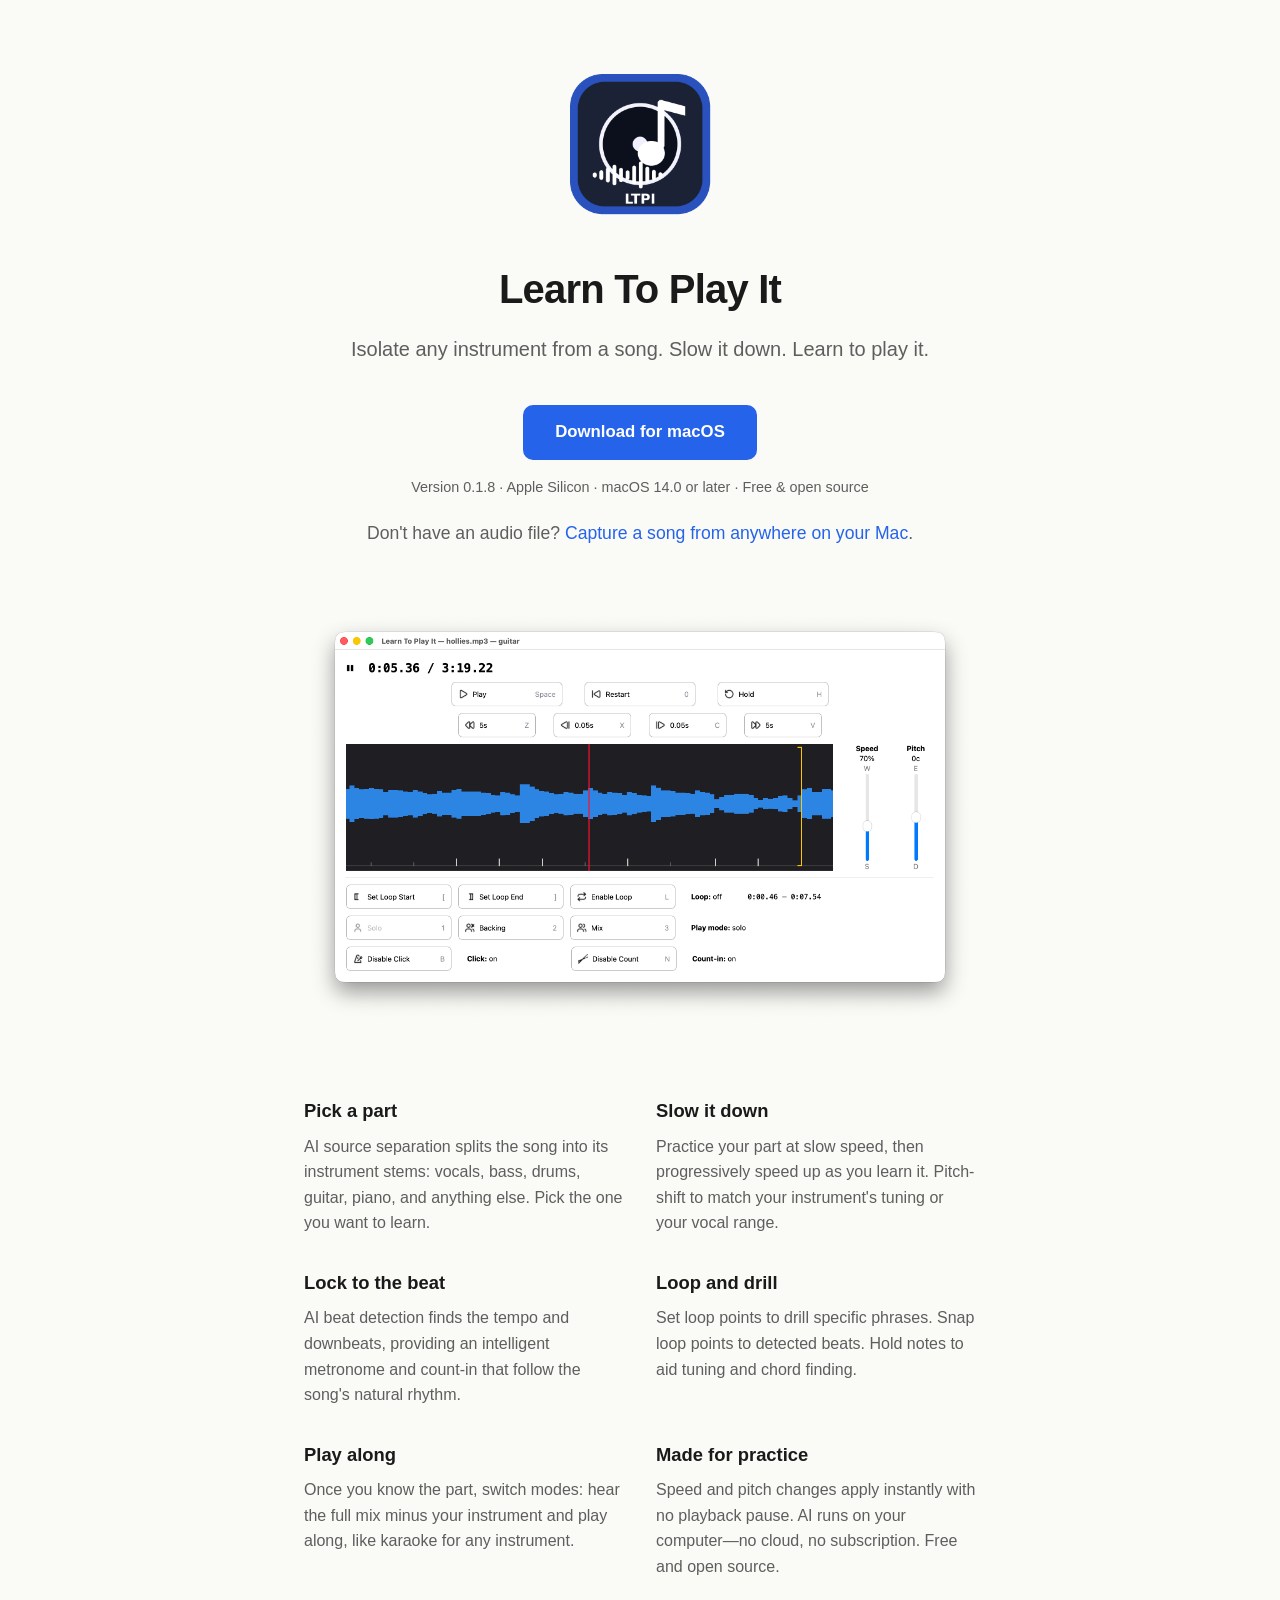
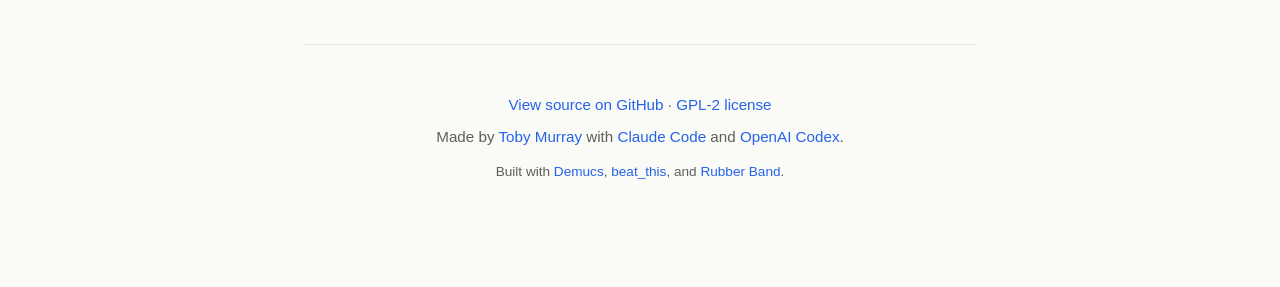
<file: docs/index.html>
<!DOCTYPE html>
<html lang="en">
<head>
  <meta charset="UTF-8">
  <meta name="viewport" content="width=device-width, initial-scale=1">
  <title>Learn To Play It — practice along with any song</title>
  <meta name="description" content="Isolate any instrument from a song, slow it down, and practice your part. Free, open-source macOS app.">
  <meta property="og:title" content="Learn To Play It">
  <meta property="og:description" content="Isolate any instrument from a song, slow it down, and practice your part.">
  <meta property="og:image" content="https://learntoplayit.com/social-preview.png">
  <meta property="og:image:width" content="1280">
  <meta property="og:image:height" content="640">
  <meta property="og:image:alt" content="Learn To Play It — isolate any instrument from a song, slow it down, and practice your part.">
  <meta property="og:url" content="https://learntoplayit.com/">
  <meta property="og:type" content="website">
  <meta name="twitter:card" content="summary_large_image">
  <meta name="twitter:image" content="https://learntoplayit.com/social-preview.png">
  <meta name="twitter:image:alt" content="Learn To Play It — isolate any instrument from a song, slow it down, and practice your part.">
  <link rel="icon" type="image/png" href="app_icon.png">
  <link rel="apple-touch-icon" href="app_icon.png">
  <link rel="stylesheet" href="style.css">
</head>
<body>
  <main>
    <header class="hero">
      <img src="app_icon.png" alt="" class="logo" width="160" height="160">
      <h1>Learn To Play It</h1>
      <p class="tagline">Isolate any instrument from a song. Slow it down. Learn to play it.</p>

      <a id="download" class="button" href="https://github.com/tobycmurray/learn-to-play-it/releases/download/v0.1.8/Learn-To-Play-It-0.1.8.dmg">
        Download for macOS
      </a>
      <p class="meta">
        <span id="version">Version 0.1.8</span> · Apple Silicon · macOS <span id="min-macos">14.0</span> or later · Free &amp; open source
      </p>
      <p class="meta cta-hint">
        Don't have an audio file? <a href="import.html">Capture a song from anywhere on your Mac</a>.
      </p>
    </header>

    <section class="screenshot">
      <img src="screenshot.png" alt="Learn To Play It interface, showing a waveform with playback controls">
    </section>

    <section class="features">
      <div class="feature">
        <h2>Pick a part</h2>
        <p>AI source separation splits the song into its instrument stems: vocals, bass, drums, guitar, piano, and anything else. Pick the one you want to learn.</p>
      </div>

      <div class="feature">
        <h2>Slow it down</h2>
        <p>Practice your part at slow speed, then progressively speed up as you learn it. Pitch-shift to match your instrument's tuning or your vocal range.</p>
      </div>

      <div class="feature">
        <h2>Lock to the beat</h2>
        <p>AI beat detection finds the tempo and downbeats, providing an intelligent metronome and count-in that follow the song's natural rhythm.</p>
      </div>

      <div class="feature">
        <h2>Loop and drill</h2>
        <p>Set loop points to drill specific phrases. Snap loop points to detected beats. Hold notes to aid tuning and chord finding.</p>
      </div>

      <div class="feature">
        <h2>Play along</h2>
        <p>Once you know the part, switch modes: hear the full mix minus your instrument and play along, like karaoke for any instrument.</p>
      </div>

      <div class="feature">
        <h2>Made for practice</h2>
        <p>Speed and pitch changes apply instantly with no playback pause. AI runs on your computer&mdash;no cloud, no subscription. Free and open source.</p>
      </div>
    </section>

    <footer>
      <p>
        <a href="https://github.com/tobycmurray/learn-to-play-it">View source on GitHub</a> ·
        <a href="https://github.com/tobycmurray/learn-to-play-it/blob/main/LICENSE">GPL-2 license</a>
      </p>
      <p>
        Made by <a href="https://people.eng.unimelb.edu.au/tobym/">Toby Murray</a>
        with <a href="https://claude.com/claude-code">Claude Code</a> and
        <a href="https://openai.com/codex/">OpenAI Codex</a>.
      </p>
      <p class="fineprint">
        Built with <a href="https://github.com/adefossez/demucs">Demucs</a>,
        <a href="https://github.com/CPJKU/beat_this">beat_this</a>, and
        <a href="https://breakfastquay.com/rubberband/">Rubber Band</a>.
      </p>
    </footer>
  </main>
</body>
</html>
</file>
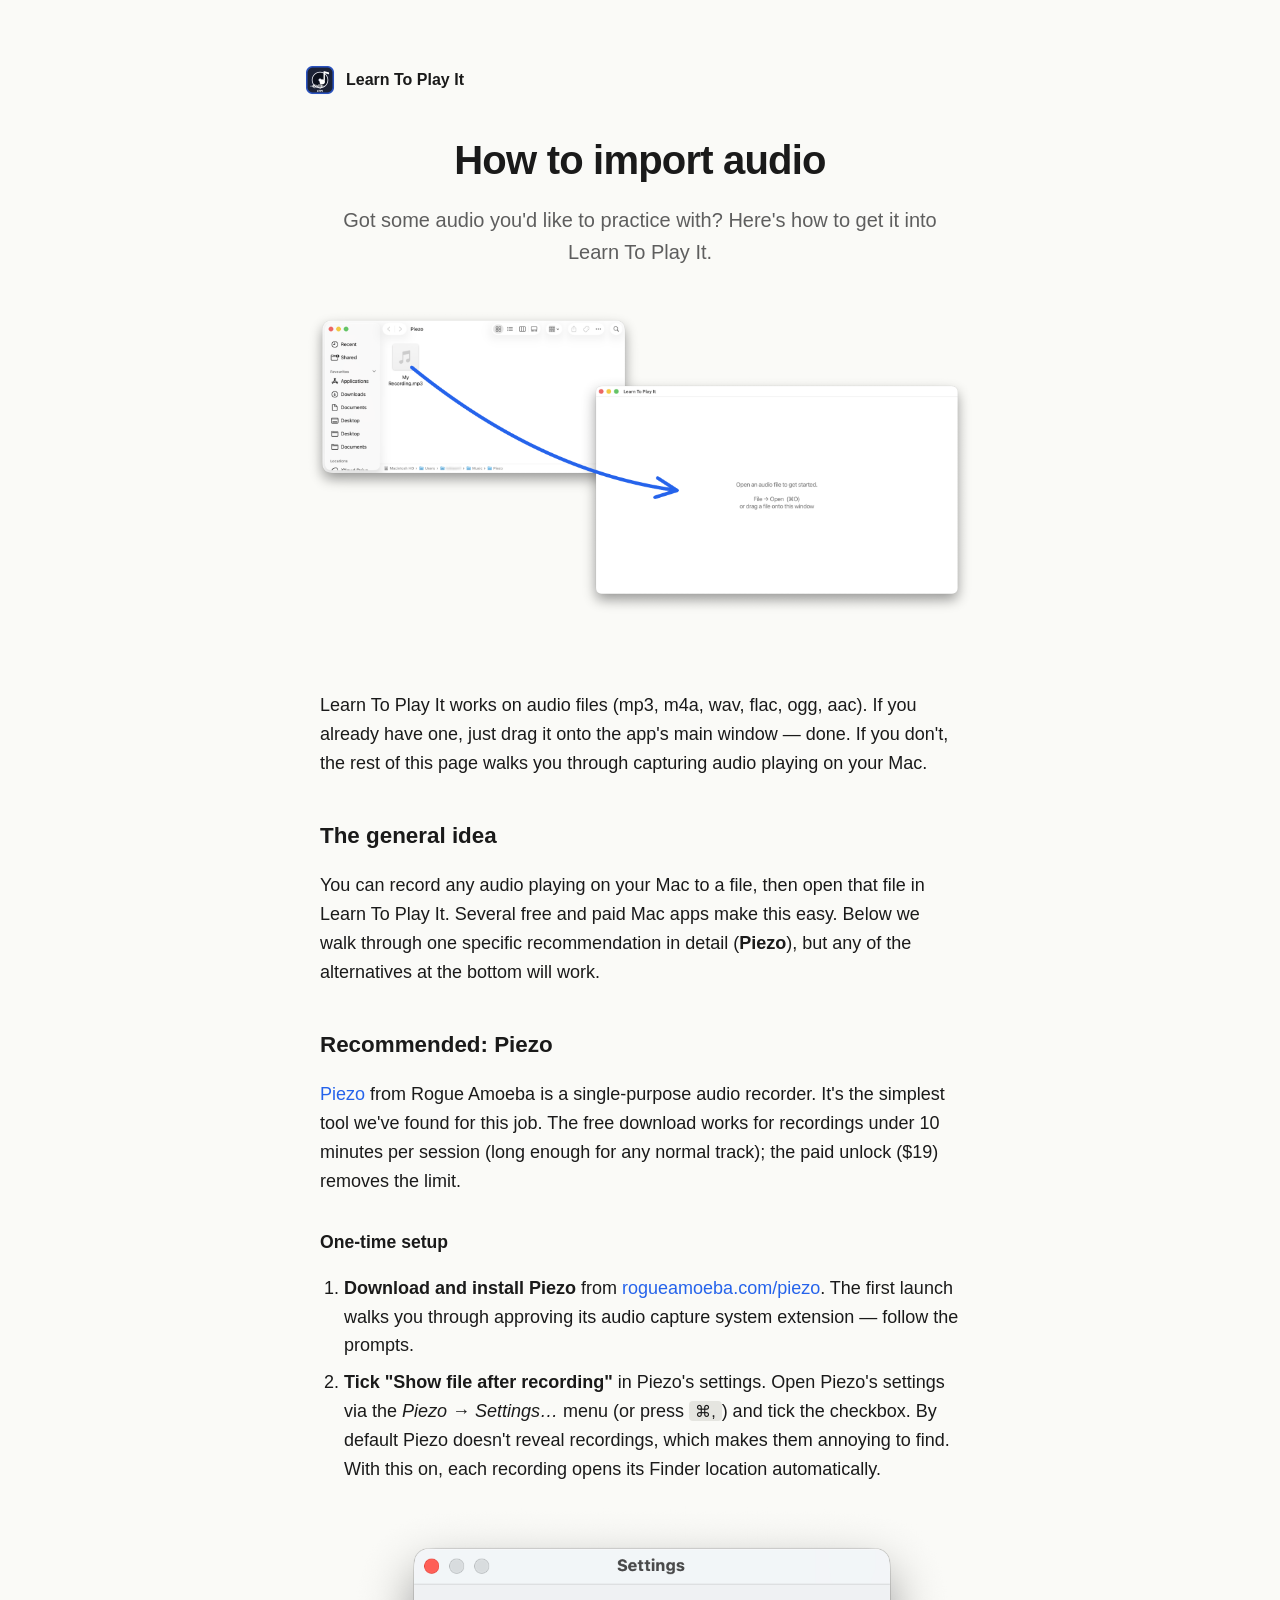
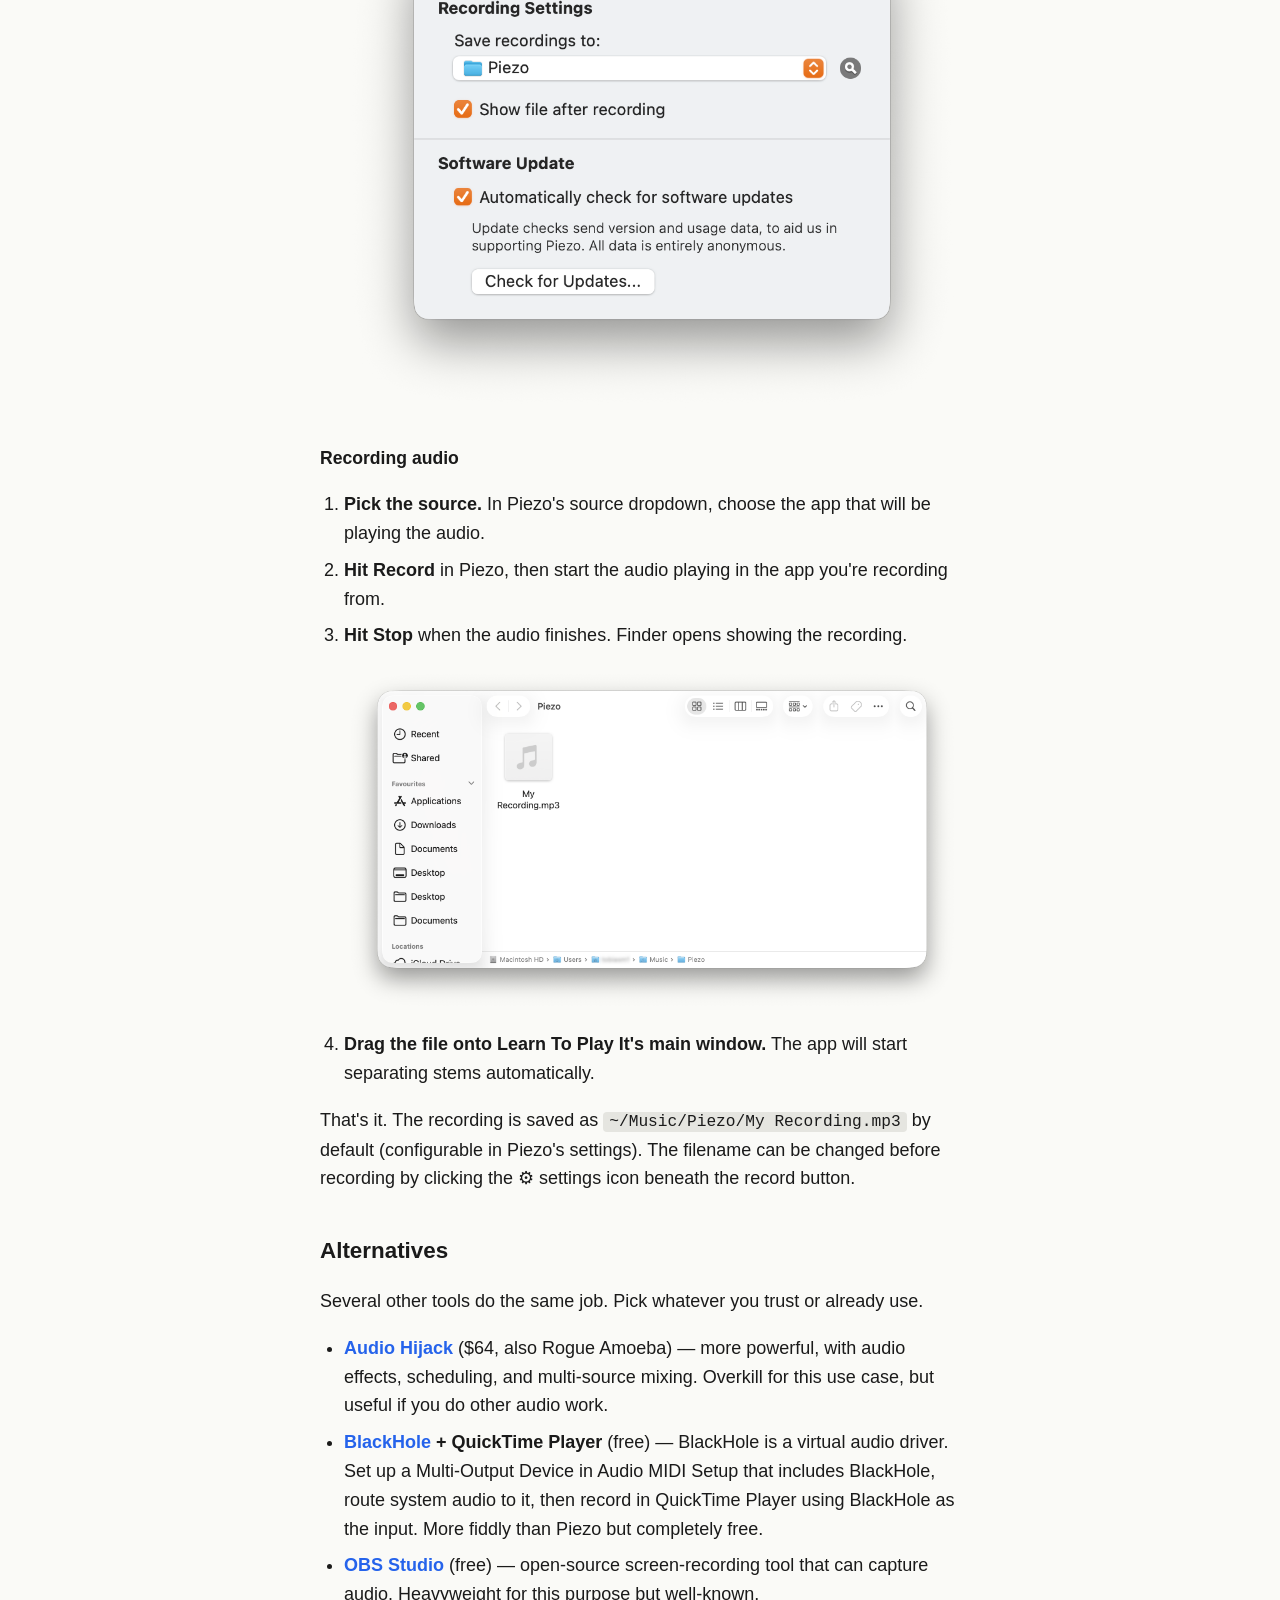
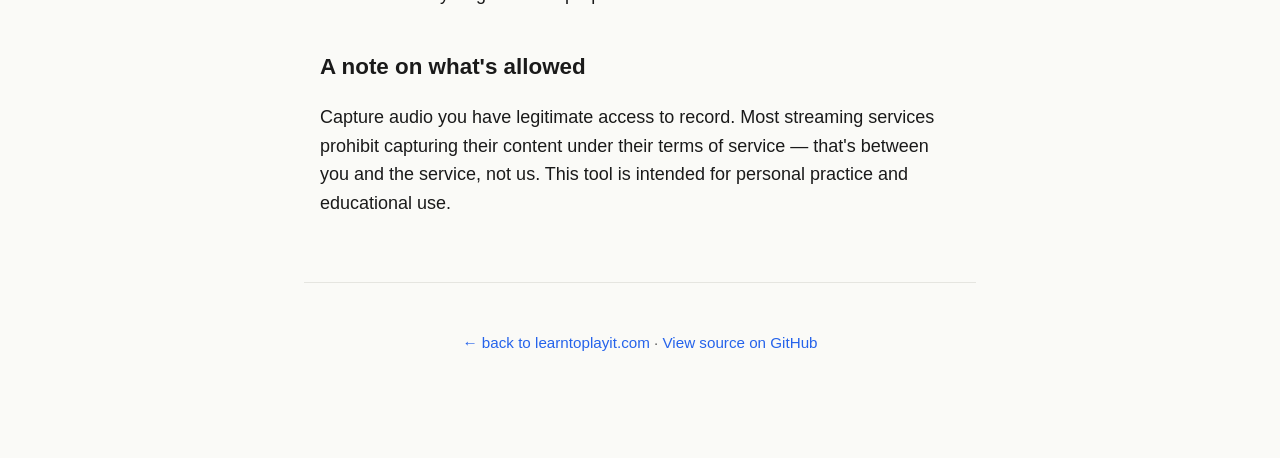
<file: docs/import.html>
<!DOCTYPE html>
<html lang="en">
<head>
  <meta charset="UTF-8">
  <meta name="viewport" content="width=device-width, initial-scale=1">
  <title>How to import audio — Learn To Play It</title>
  <meta name="description" content="Capture audio playing on your Mac and import it into Learn To Play It for practice.">
  <link rel="icon" type="image/png" href="app_icon.png">
  <link rel="apple-touch-icon" href="app_icon.png">
  <link rel="stylesheet" href="style.css">
</head>
<body>
  <main>
    <a href="/" class="brand-link" aria-label="Learn To Play It home">
      <img src="app_icon.png" alt="" class="brand-logo" width="32" height="32">
      <span class="brand-name">Learn To Play It</span>
    </a>

    <header class="hero" style="margin-bottom: 32px;">
      <h1 style="margin-top: 0;">How to import audio</h1>
      <p class="tagline">Got some audio you'd like to practice with? Here's how to get it into Learn To Play It.</p>
    </header>

    <p style="text-align: center; margin: 0 auto 64px; max-width: 720px;">
      <img src="screenshot_dnd.png" alt="Drag a recording from Finder onto the Learn To Play It window" style="width: 100%; height: auto;">
    </p>

    <section class="prose">
      <p>Learn To Play It works on audio files (mp3, m4a, wav, flac, ogg, aac). If you already have one, just drag it onto the app's main window — done. If you don't, the rest of this page walks you through capturing audio playing on your Mac.</p>

      <h2>The general idea</h2>
      <p>You can record any audio playing on your Mac to a file, then open that file in Learn To Play It. Several free and paid Mac apps make this easy. Below we walk through one specific recommendation in detail (<strong>Piezo</strong>), but any of the alternatives at the bottom will work.</p>

      <h2>Recommended: Piezo</h2>
      <p><a href="https://rogueamoeba.com/piezo/">Piezo</a> from Rogue Amoeba is a single-purpose audio recorder. It's the simplest tool we've found for this job. The free download works for recordings under 10 minutes per session (long enough for any normal track); the paid unlock ($19) removes the limit.</p>

      <h3>One-time setup</h3>
      <ol>
        <li><strong>Download and install Piezo</strong> from <a href="https://rogueamoeba.com/piezo/">rogueamoeba.com/piezo</a>. The first launch walks you through approving its audio capture system extension — follow the prompts.</li>
        <li>
          <strong>Tick "Show file after recording"</strong> in Piezo's settings. Open Piezo's settings via the <em>Piezo → Settings…</em> menu (or press <kbd>⌘,</kbd>) and tick the checkbox. By default Piezo doesn't reveal recordings, which makes them annoying to find. With this on, each recording opens its Finder location automatically.
          <p><img src="screenshot_piezo_settings.png" alt="Piezo Settings panel with 'Show file after recording' ticked" class="guide-img"></p>
        </li>
      </ol>

      <h3>Recording audio</h3>
      <ol>
        <li><strong>Pick the source.</strong> In Piezo's source dropdown, choose the app that will be playing the audio.</li>
        <li><strong>Hit Record</strong> in Piezo, then start the audio playing in the app you're recording from.</li>
        <li>
          <strong>Hit Stop</strong> when the audio finishes. Finder opens showing the recording.
          <p><img src="screenshot_piezo_finder_window.png" alt="Finder window showing My Recording.mp3 in the Piezo folder" class="guide-img"></p>
        </li>
        <li><strong>Drag the file onto Learn To Play It's main window.</strong> The app will start separating stems automatically.</li>
      </ol>

      <p>That's it. The recording is saved as <code>~/Music/Piezo/My Recording.mp3</code> by default (configurable in Piezo's settings). The filename can be changed before recording by clicking the ⚙ settings icon beneath the record button.</p>

      <h2>Alternatives</h2>
      <p>Several other tools do the same job. Pick whatever you trust or already use.</p>
      <ul>
        <li><strong><a href="https://rogueamoeba.com/audiohijack/">Audio Hijack</a></strong> ($64, also Rogue Amoeba) — more powerful, with audio effects, scheduling, and multi-source mixing. Overkill for this use case, but useful if you do other audio work.</li>
        <li><strong><a href="https://existential.audio/blackhole/">BlackHole</a> + QuickTime Player</strong> (free) — BlackHole is a virtual audio driver. Set up a Multi-Output Device in Audio MIDI Setup that includes BlackHole, route system audio to it, then record in QuickTime Player using BlackHole as the input. More fiddly than Piezo but completely free.</li>
        <li><strong><a href="https://obsproject.com/">OBS Studio</a></strong> (free) — open-source screen-recording tool that can capture audio. Heavyweight for this purpose but well-known.</li>
      </ul>

      <h2>A note on what's allowed</h2>
      <p>Capture audio you have legitimate access to record. Most streaming services prohibit capturing their content under their terms of service — that's between you and the service, not us. This tool is intended for personal practice and educational use.</p>
    </section>

    <footer>
      <p>
        <a href="/">← back to learntoplayit.com</a> ·
        <a href="https://github.com/tobycmurray/learn-to-play-it">View source on GitHub</a>
      </p>
    </footer>
  </main>
</body>
</html>
</file>
<file: docs/style.css>
:root {
  --bg: #fafaf7;
  --bg-card: #ffffff;
  --fg: #1a1a1a;
  --fg-muted: #5e5e5e;
  --accent: #2563eb;
  --accent-dark: #1d4ed8;
  --border: #e5e5e0;
  --max-width: 720px;
}

*, *::before, *::after {
  box-sizing: border-box;
}

html {
  -webkit-text-size-adjust: 100%;
}

body {
  margin: 0;
  background: var(--bg);
  color: var(--fg);
  font-family: -apple-system, BlinkMacSystemFont, "Segoe UI", Roboto, "Helvetica Neue", Arial, sans-serif;
  font-size: 18px;
  line-height: 1.6;
  -webkit-font-smoothing: antialiased;
}

main {
  max-width: var(--max-width);
  margin: 0 auto;
  padding: 64px 24px 96px;
}

a {
  color: var(--accent);
  text-decoration: none;
}

a:hover {
  text-decoration: underline;
}

.brand-link {
  display: inline-flex;
  align-items: center;
  gap: 10px;
  color: var(--fg);
  font-weight: 600;
  font-size: 1rem;
  margin-bottom: 32px;
}

.brand-link:hover {
  text-decoration: none;
  opacity: 0.7;
}

.brand-logo {
  width: 32px;
  height: 32px;
}

.hero {
  text-align: center;
  margin-bottom: 64px;
}

.logo {
  width: 160px;
  height: 160px;
  margin-bottom: 24px;
  /* No CSS border-radius or box-shadow: the icon ships its own rounded shape
     and any rectangular shadow/clip on the <img> would trace the image's
     transparent corner margins, creating a visible halo. */
}

h1 {
  font-size: 2.5rem;
  font-weight: 700;
  margin: 0 0 12px;
  letter-spacing: -0.02em;
}

.tagline {
  font-size: 1.25rem;
  color: var(--fg-muted);
  margin: 0 auto 40px;
  max-width: 32em;
}

.button {
  display: inline-block;
  background: var(--accent);
  color: #fff;
  font-weight: 600;
  font-size: 1.05rem;
  padding: 14px 32px;
  border-radius: 10px;
  transition: background 0.15s;
}

.button:hover {
  background: var(--accent-dark);
  text-decoration: none;
}

.meta {
  margin: 16px 0 0;
  color: var(--fg-muted);
  font-size: 0.9rem;
}

.meta.cta-hint {
  font-size: 1.1rem;
  margin-top: 20px;
}

.screenshot {
  margin: 0 0 64px;
}

.screenshot img {
  width: 100%;
  height: auto;
  /* macOS window screenshots ship with their own drop shadow inside transparent
     margins, so we don't add a CSS border or box-shadow — they would trace a
     rectangle around the whole image including the shadow halo. */
}

.features {
  display: grid;
  grid-template-columns: 1fr 1fr;
  gap: 32px;
  margin-bottom: 64px;
}

.feature h2 {
  font-size: 1.15rem;
  margin: 0 0 8px;
  font-weight: 600;
}

.feature p {
  margin: 0;
  color: var(--fg-muted);
  font-size: 1rem;
}

.prose {
  max-width: 640px;
  margin: 0 auto 64px;
}

.prose h2 {
  font-size: 1.4rem;
  margin: 40px 0 12px;
  font-weight: 600;
}

.prose h3 {
  font-size: 1.1rem;
  margin: 32px 0 12px;
  font-weight: 600;
}

.prose p, .prose li {
  color: var(--fg);
}

.prose ol, .prose ul {
  padding-left: 24px;
}

.prose li {
  margin-bottom: 8px;
}

.prose code, .prose kbd {
  background: var(--border);
  padding: 1px 6px;
  border-radius: 4px;
  font-size: 0.9em;
}

.prose kbd {
  font-family: -apple-system, BlinkMacSystemFont, sans-serif;
}

.guide-img {
  display: block;
  max-width: 100%;
  height: auto;
  margin: 16px 0 8px;
  border-radius: 8px;
}

footer {
  text-align: center;
  padding-top: 48px;
  border-top: 1px solid var(--border);
  color: var(--fg-muted);
  font-size: 0.95rem;
}

footer p {
  margin: 0 0 8px;
}

.fineprint {
  font-size: 0.85rem;
  margin-top: 12px;
}

@media (max-width: 540px) {
  main {
    padding: 32px 20px 64px;
  }
  h1 {
    font-size: 2rem;
  }
  .tagline {
    font-size: 1.1rem;
  }
  .features {
    grid-template-columns: 1fr;
    gap: 24px;
  }
}

@media (prefers-color-scheme: dark) {
  :root {
    --bg: #1a1a1a;
    --bg-card: #242424;
    --fg: #f0f0f0;
    --fg-muted: #a0a0a0;
    --accent: #60a5fa;
    --accent-dark: #3b82f6;
    --border: #333;
  }
  .button {
    color: #0a0a0a;
  }
}
</file>
